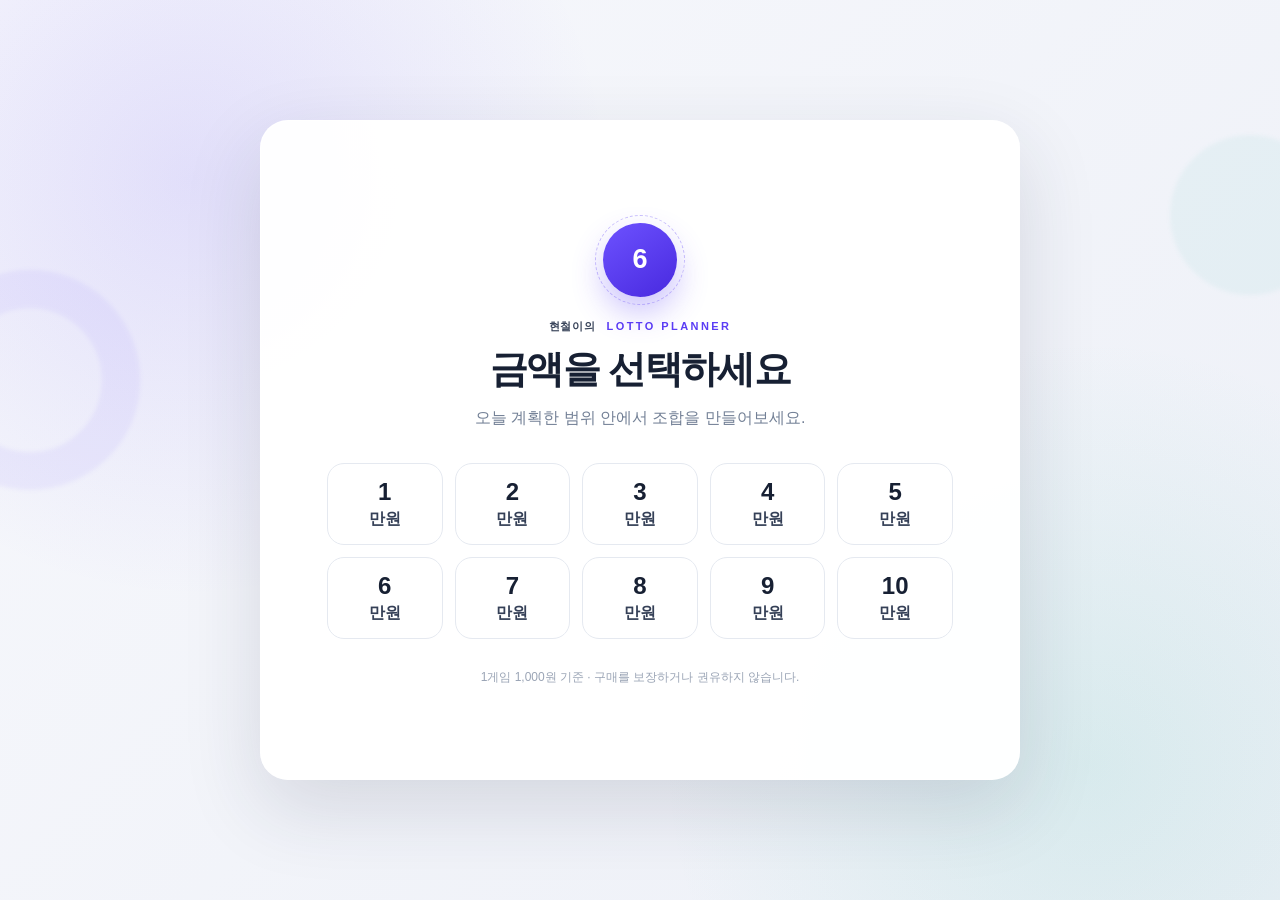
<file: android/app/src/main/assets/index.html>
<!doctype html><html><head><meta charset="UTF-8"><meta name="viewport" content="width=device-width,initial-scale=1"><meta name="theme-color" content="#5b3df5"><link rel="manifest" href="/hyunchul-lotto/manifest.webmanifest"><link rel="icon" href="/hyunchul-lotto/icons/icon-192.png"><link rel="apple-touch-icon" href="/hyunchul-lotto/icons/apple-touch-icon.png"><title>LOTTO PLANNER</title>  <script type="module" crossorigin src="./assets/index-By8XErk9.js"></script>
  <link rel="stylesheet" crossorigin href="./assets/index-DOgvERA-.css">
</head><body><div id="root"></div></body></html>
</file>
<file: android/app/src/main/assets/assets/index-DOgvERA-.css>
:root{--ink:#172033;--muted:#738096;--line:#e5e9f0;--primary:#5b3df5;--primary-dark:#4728df;--surface:#fff}*{box-sizing:border-box}button{font:inherit}button:focus-visible{outline-offset:3px;outline:3px solid #5b3df540}body{color:var(--ink);background:#eef1f7;margin:0;font-family:Arial,Apple SD Gothic Neo,Noto Sans KR,sans-serif}.app-shell{background:radial-gradient(circle at 15% 20%,#5b3df521,#0000 32%),radial-gradient(circle at 85% 85%,#34b8a01f,#0000 32%),linear-gradient(135deg,#f7f8fc,#edf0f7);place-items:center;min-height:100vh;padding:42px;display:grid;position:relative;overflow:hidden}.ambient{filter:blur(2px);pointer-events:none;border-radius:999px;position:fixed}.ambient-one{border:38px solid #5b3df50f;width:220px;height:220px;top:30%;left:-80px}.ambient-two{background:#34b8a00f;width:160px;height:160px;top:15%;right:-50px}.app-card{background:#fffffff5;border:1px solid #ffffffd9;border-radius:28px;width:min(1080px,100%);min-height:720px;position:relative;overflow:hidden;box-shadow:0 28px 80px #21294524}.budget-card{place-items:center;width:min(760px,100%);min-height:660px;display:grid}.budget-dialog{text-align:center;width:100%;padding:54px 66px 46px}.logo-orbit{color:#fff;background:linear-gradient(145deg,#6d52ff,#4829df);border-radius:50%;place-items:center;width:74px;height:74px;margin:0 auto 22px;font-size:27px;font-weight:900;display:grid;position:relative;box-shadow:0 15px 32px #5b3df552}.logo-orbit i{border:1px dashed #5b3df552;border-radius:50%;position:absolute;inset:-8px}.eyebrow{color:var(--primary);letter-spacing:.22em;margin:0 0 10px;font-size:11px;font-weight:900}.eyebrow span{color:#39445a;letter-spacing:.08em;margin-right:5px}h1{letter-spacing:-.04em;margin:0}.budget-dialog h1{font-size:38px}.subtitle{color:var(--muted);margin:13px 0 34px}.budget-grid{grid-template-columns:repeat(5,1fr);gap:12px;display:grid}.budget-grid button{border:1px solid var(--line);color:#354057;cursor:pointer;background:#fff;border-radius:17px;height:82px;font-weight:700;transition:all .2s}.budget-grid button span{color:var(--ink);margin-bottom:3px;font-size:24px;display:block}.budget-grid button:hover{border-color:var(--primary);color:var(--primary);transform:translateY(-4px);box-shadow:0 10px 25px #5b3df521}.budget-grid button:hover span{color:var(--primary)}.fine-print{color:#9aa4b5;margin:30px 0 0;font-size:12px}.saved-section{text-align:left;background:#f8f6ff;border:1px solid #e4defe;border-radius:17px;margin-top:18px;padding:14px}.saved-section>p{color:var(--muted);margin:0 0 9px;font-size:11px;font-weight:800}.saved-slots{grid-template-columns:1fr 1fr;gap:9px;display:grid}.resume-card{text-align:left;cursor:pointer;background:#fff;border:1px solid #e2deef;border-radius:13px;align-items:center;gap:10px;min-width:0;min-height:60px;padding:9px 11px;display:flex}.resume-card.selected{border-color:var(--primary);box-shadow:0 0 0 2px #5b3df51a}.resume-card>b{width:30px;height:30px;color:var(--primary);background:#eeebff;border-radius:9px;flex:0 0 30px;place-items:center;display:grid}.resume-card>span{min-width:0}.resume-card strong,.resume-card small{white-space:nowrap;text-overflow:ellipsis;display:block;overflow:hidden}.resume-card strong{font-size:12px}.resume-card small{color:var(--muted);margin-top:4px;font-size:10px}.saved-actions{justify-content:flex-end;gap:7px;margin-top:10px;display:flex}.saved-actions button{cursor:pointer;border:0;border-radius:9px;height:34px;padding:0 12px;font-size:11px;font-weight:800}.saved-actions button:disabled{opacity:.38;cursor:not-allowed}.resume-button{color:#fff;background:var(--primary)}.delete-save{color:#8a6470;background:#f7e9ed}.topbar{border-bottom:1px solid var(--line);justify-content:space-between;align-items:center;height:76px;padding:0 40px;display:flex}.brand{color:var(--ink);cursor:pointer;background:0 0;border:0;align-items:center;gap:11px;font-weight:850;display:flex}.brand-mark{color:#fff;background:linear-gradient(145deg,#6d52ff,#4829df);border-radius:11px;place-items:center;width:35px;height:35px;display:grid}.budget-pill{color:#6957c8;background:#f2f0ff;border-radius:12px;padding:9px 14px;font-size:13px}.budget-pill strong{color:var(--primary-dark);margin-left:8px}.content{padding:42px 54px 38px}.step-heading{text-align:center;margin-bottom:32px}.step-heading.compact{margin-bottom:24px}.step-badge{color:var(--primary);letter-spacing:.13em;background:#f0edff;border-radius:999px;margin-bottom:12px;padding:6px 11px;font-size:10px;font-weight:900;display:inline-block}.step-heading h1,.results-head h1{font-size:30px}.step-heading p,.results-head p{color:var(--muted);margin:10px 0 0;font-size:14px}.pool-options{grid-template-columns:repeat(4,1fr);gap:13px;display:grid}.pool-options button{border:1.5px solid var(--line);cursor:pointer;background:#fff;border-radius:20px;height:174px;padding:22px;transition:all .2s;position:relative}.pool-options button:hover:not(:disabled),.pool-options button.selected{border-color:var(--primary);transform:translateY(-2px);box-shadow:0 13px 30px #5b3df521}.pool-options button.selected{background:linear-gradient(#fff,#f7f5ff)}.pool-options button:disabled{opacity:.45;cursor:not-allowed;background:#f4f5f7}.pool-number{letter-spacing:-.05em;font-size:43px;font-weight:900}.pool-label{color:var(--muted);margin-left:4px}.pool-options strong,.pool-options small{display:block}.pool-options strong{color:var(--primary);margin:12px 0 4px}.pool-options small{color:var(--muted)}.pool-options em{color:#9a4b54;background:#ffeaed;border-radius:7px;padding:5px 7px;font-size:10px;font-style:normal;position:absolute;top:12px;right:12px}.random-symbol{color:#20a67e;margin-bottom:7px;font-size:39px;line-height:1;display:block}.all-random-card.selected{background:linear-gradient(#fff,#effbf7)!important;border-color:#27a984!important;box-shadow:0 13px 30px #27a98424!important}.all-random-card strong{color:#188563}.random-option{text-align:left;border:1px solid var(--line);cursor:pointer;background:#fafbfc;border-radius:17px;align-items:center;gap:14px;width:100%;min-height:76px;margin-top:18px;padding:13px 18px;display:flex}.random-option:disabled{cursor:not-allowed;opacity:.55}.random-option.on{background:#f7f5ff;border-color:#5b3df559}.random-option>span:nth-child(2){flex:1}.random-option strong,.random-option small{display:block}.random-option small{color:var(--muted);margin-top:5px}.random-option b{color:var(--primary);font-size:12px}.toggle{background:#cfd5df;border-radius:999px;width:44px;height:25px;padding:3px;transition:all .2s}.toggle i{background:#fff;border-radius:50%;width:19px;height:19px;transition:all .2s;display:block;box-shadow:0 2px 5px #00000026}.random-option.on .toggle{background:var(--primary)}.random-option.on .toggle i{transform:translate(19px)}.summary-strip{border:1px solid var(--line);border-radius:16px;grid-template-columns:repeat(4,1fr);margin-top:18px;display:grid;overflow:hidden}.summary-strip div{border-right:1px solid var(--line);padding:14px 16px}.summary-strip div:last-child{border:0}.summary-strip span,.summary-strip strong{display:block}.summary-strip span{color:var(--muted);margin-bottom:5px;font-size:11px}.summary-strip strong{font-size:14px}.summary-strip .accent{color:var(--primary-dark);background:#f5f3ff}.actions{justify-content:flex-end;align-items:center;gap:11px;margin-top:25px;display:flex}.actions button,.results-head button{cursor:pointer;border:0;border-radius:13px;height:46px;padding:0 20px;font-weight:800}.actions button:disabled{opacity:.38;cursor:not-allowed}.primary{background:var(--primary);color:#fff;box-shadow:0 10px 20px #5b3df533}.primary:hover:not(:disabled){background:var(--primary-dark)}.primary span{margin-left:16px}.secondary{color:#4e596c;background:#f1f3f7}.ghost{color:var(--muted);background:0 0}.save-button{color:#188563;background:#eaf8f3}.save-button:hover{background:#d9f3ea}.save-toast{z-index:20;color:#fff;background:#182235;border-radius:12px;padding:13px 19px;font-size:13px;font-weight:800;animation:.22s ease-out toast-in;position:fixed;bottom:30px;left:50%;transform:translate(-50%);box-shadow:0 12px 32px #17203347}@keyframes toast-in{0%{opacity:0;transform:translate(-50%,8px)}}.dialog-backdrop{z-index:30;-webkit-backdrop-filter:blur(5px);backdrop-filter:blur(5px);background:#1219287a;place-items:center;padding:20px;display:grid;position:fixed;inset:0}.save-dialog{text-align:center;background:#fff;border-radius:23px;width:min(430px,100%);padding:30px;box-shadow:0 28px 70px #0c121f47}.save-dialog h2{letter-spacing:-.03em;margin:0;font-size:23px}.save-dialog>p{color:var(--muted);margin:9px 0 21px;font-size:13px}.save-slot-buttons{grid-template-columns:1fr 1fr;gap:10px;display:grid}.save-slot-buttons button{border:1px solid var(--line);min-height:92px;color:var(--ink);cursor:pointer;background:#fafbfc;border-radius:15px;transition:all .18s}.save-slot-buttons button:hover{border-color:var(--primary);transform:translateY(-2px);box-shadow:0 9px 20px #5b3df51f}.save-slot-buttons b,.save-slot-buttons span{display:block}.save-slot-buttons b{color:var(--primary);font-size:20px}.save-slot-buttons span{color:var(--muted);margin-top:6px;font-size:11px}.dialog-cancel{color:var(--muted);cursor:pointer;background:0 0;border:0;margin-top:16px;padding:8px 14px;font-weight:800}.number-content{padding-top:31px}.selected-panel{background:#f6f4ff;border:1px solid #e7e1ff;border-radius:18px;justify-content:space-between;align-items:center;min-height:84px;padding:14px 18px;display:flex}.selected-panel>div:first-child span,.selected-panel>div:first-child strong{display:block}.selected-panel>div:first-child span{color:var(--muted);margin-bottom:6px;font-size:12px}.selected-panel>div:first-child strong{color:var(--primary)}.selected-balls{gap:9px;display:flex}.ball{color:#fff;border:0;border-radius:50%;flex:0 0 42px;place-items:center;width:42px;height:42px;font-size:14px;font-weight:900;display:inline-grid;box-shadow:inset 0 -4px 7px #0000001f,0 5px 10px #222a3e21}button.ball{cursor:pointer}.ball.yellow{color:#593e00;background:linear-gradient(145deg,#ffcc42,#eda800)}.ball.blue{background:linear-gradient(145deg,#5bb8ff,#2281d1)}.ball.red{background:linear-gradient(145deg,#ff7e7b,#e54f55)}.ball.gray{background:linear-gradient(145deg,#9faab9,#6c7787)}.ball.green{background:linear-gradient(145deg,#57c69d,#23926d)}.ball.placeholder{color:#b7b1d7;box-shadow:none;background:0 0;border:1.5px dashed #c9c3e7}.number-board{border:1px solid var(--line);background:#fafbfc;border-radius:20px;grid-template-columns:repeat(9,1fr);gap:10px;margin-top:18px;padding:19px;display:grid}.number-board button{aspect-ratio:1.18;color:#4d586a;cursor:pointer;background:#fff;border:1px solid #e2e6ed;border-radius:12px;font-weight:800;transition:all .16s}.number-board button:hover:not(:disabled){border-color:var(--primary);color:var(--primary);transform:translateY(-2px)}.number-board button:disabled{opacity:.33;cursor:not-allowed}.number-board button.picked{color:#fff;border:0;box-shadow:inset 0 -4px 7px #0000001f,0 5px 11px #232a3e26}.number-board button.picked.yellow{color:#593e00}.results-content{padding-top:34px}.results-head{justify-content:space-between;align-items:flex-end;display:flex}.results-actions{gap:8px;display:flex}.tabs{border-bottom:1px solid var(--line);align-items:center;gap:5px;margin-top:27px;display:flex}.tabs>button{height:49px;color:var(--muted);cursor:pointer;background:0 0;border:0;border-bottom:3px solid #0000;padding:0 17px;font-weight:800}.tabs>button.active{color:var(--primary);border-color:var(--primary)}.tabs>button:disabled{opacity:.36;cursor:not-allowed}.tabs b{background:#edf0f5;border-radius:7px;margin-left:6px;padding:3px 6px;font-size:11px}.page-size{color:var(--muted);align-items:center;gap:5px;margin-left:auto;font-size:12px;display:flex}.page-size button{color:var(--muted);cursor:pointer;background:#f0f2f6;border:0;border-radius:8px;padding:6px 9px}.page-size button.active{background:var(--ink);color:#fff}.game-list{min-height:435px}.game-row{border-bottom:1px solid #edf0f4;align-items:center;height:72px;padding:0 14px;display:flex}.game-row:hover{background:#fafaff}.game-index{color:#a2aabb;width:46px;font-size:12px;font-weight:900}.game-balls{flex:1;gap:13px;display:flex}.game-row small{color:#9aa4b5}.pagination{justify-content:center;align-items:center;gap:7px;margin-top:21px;display:flex}.pagination button{border:1px solid var(--line);color:#606b7e;cursor:pointer;background:#fff;border-radius:10px;height:37px;padding:0 13px}.pagination button:disabled{opacity:.35;cursor:not-allowed}.pagination strong{text-align:center;min-width:80px;color:var(--muted);font-size:13px}.pagination strong span{color:var(--primary);font-size:18px}@media (width<=760px){.app-shell{padding:0;display:block}.app-card,.budget-card{border-radius:0;min-height:100vh}.budget-dialog{padding:42px 20px}.budget-dialog h1{font-size:30px}.budget-grid{grid-template-columns:repeat(2,1fr)}.saved-slots{grid-template-columns:1fr}.topbar{padding:0 18px}.brand>span:last-child{display:none}.content{padding:28px 18px}.pool-options{grid-template-columns:1fr}.pool-options button{text-align:left;height:112px}.pool-options strong,.pool-options small{margin-left:12px;display:inline}.summary-strip{grid-template-columns:repeat(2,1fr)}.summary-strip div:nth-child(2){border-right:0}.summary-strip div:nth-child(-n+2){border-bottom:1px solid var(--line)}.selected-panel{display:block}.selected-balls{flex-wrap:wrap;margin-top:13px}.number-board{grid-template-columns:repeat(5,1fr);gap:7px;padding:12px}.number-board button{aspect-ratio:1}.actions{flex-wrap:wrap}.actions .primary{flex:1}.results-head{align-items:flex-start}.results-head h1{font-size:25px}.tabs{flex-wrap:wrap}.page-size{width:100%;margin:0 0 9px}.game-list{min-height:395px}.game-row{height:77px;padding:0 4px}.game-index{width:30px}.game-balls{gap:5px}.ball{flex-basis:36px;width:36px;height:36px;font-size:12px}.game-row small,.pagination button:first-child,.pagination button:last-child{display:none}}
</file>
